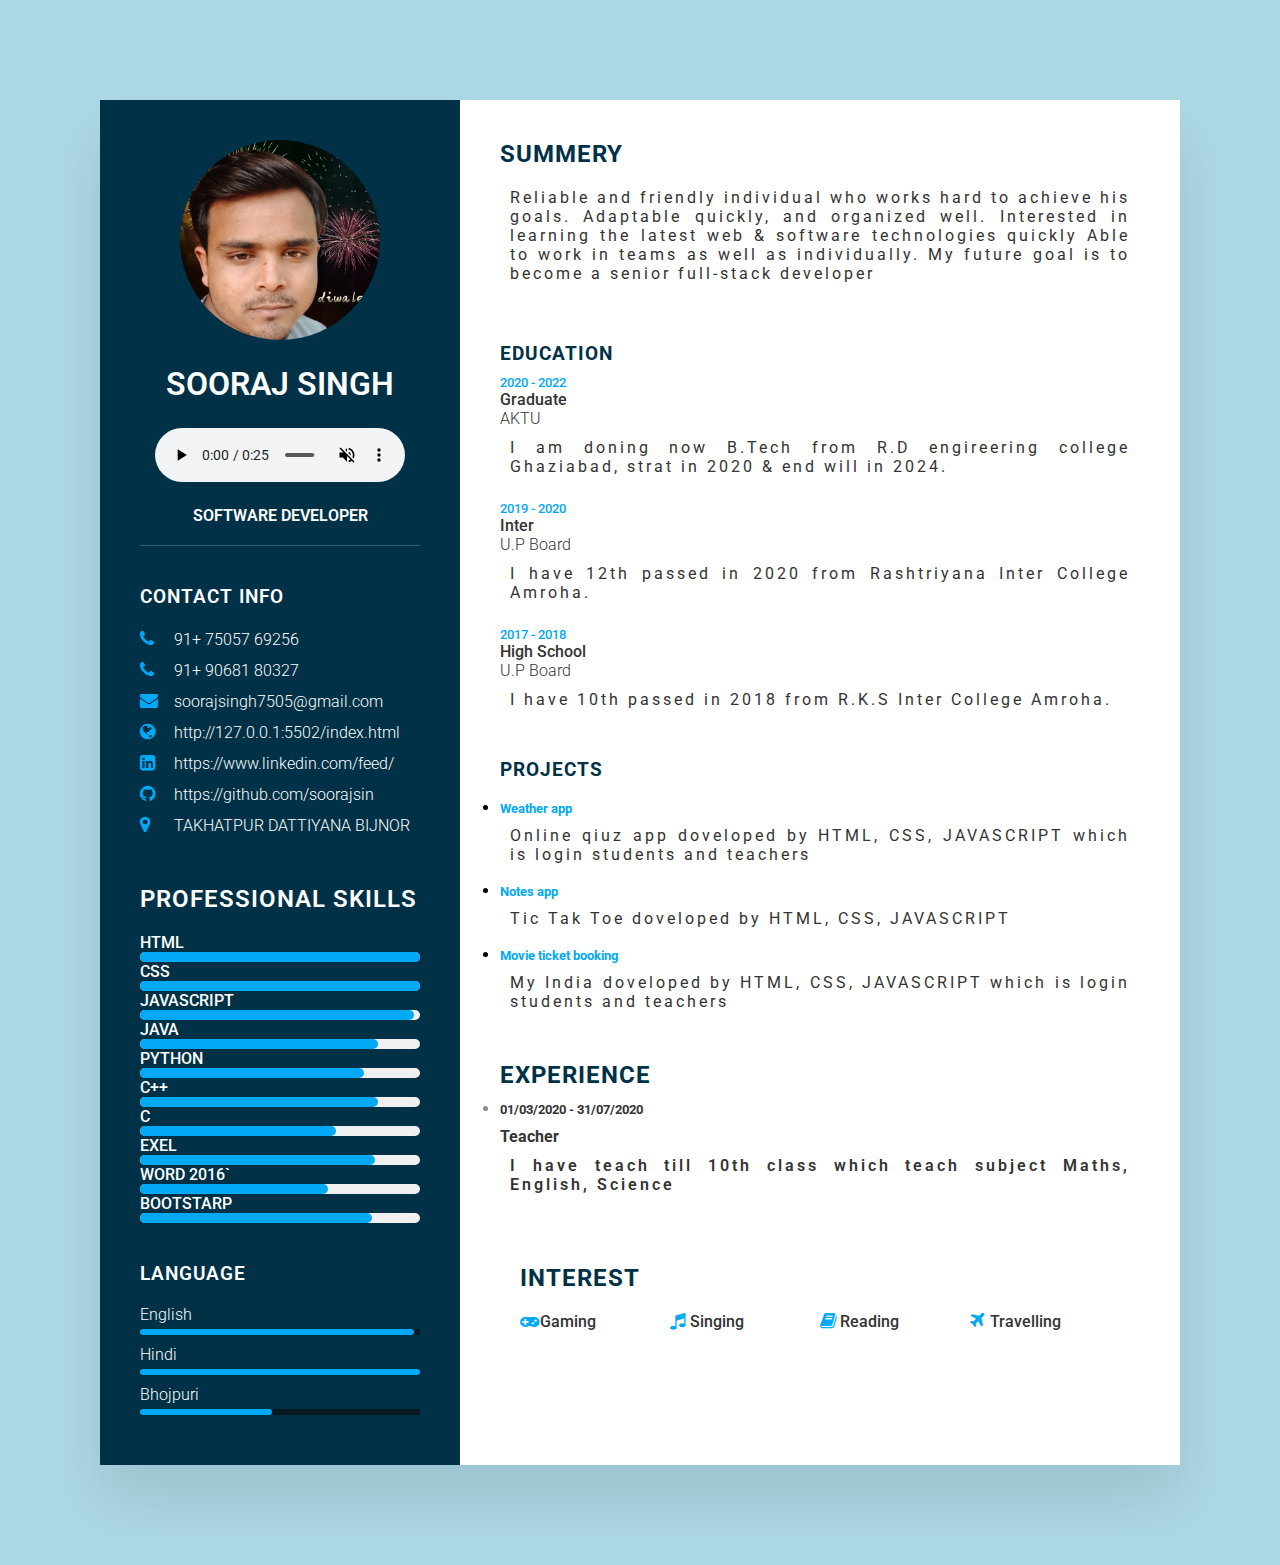
<file: index.html>
<!DOCTYPE html>
<html lang="en">

<head>
  <meta charset="UTF-8">
  <meta http-equiv="X-UA-Compatible" content="IE=edge">
  <meta name="viewport" content="width=device-width, initial-scale=1.0">
  <title>web_resume</title>
  <link rel="icon"
    href="[data-uri]"
    type="image/x-icon">
  <!-- icon link -->
  <link rel="stylesheet" href="https://cdnjs.cloudflare.com/ajax/libs/font-awesome/4.7.0/css/font-awesome.css"
    integrity="sha512-5A8nwdMOWrSz20fDsjczgUidUBR8liPYU+WymTZP1lmY9G6Oc7HlZv156XqnsgNUzTyMefFTcsFH/tnJE/+xBg=="
    crossorigin="anonymous" referrerpolicy="no-referrer" />
  <link rel="stylesheet" href="final.css">
  <!-- google.fonts -->
  <link rel="preconnect" href="https://fonts.googleapis.com">
  <link rel="preconnect" href="https://fonts.gstatic.com" crossorigin>
  <link href="https://fonts.googleapis.com/css2?family=Roboto&display=swap" rel="stylesheet">

</head>

<body onload="myFunction()">
  <!-- loading page -->
  <div id="loading"></div>


  <!-- main class -->
  <div class="container">
    <!-- first sub class -->
    <div class="left_side">
      <div class="profiletext">
        <div class="imgbx">
          <img src="simple photo sooraj.jpg" alt="Avatar" style="width:200px">
        </div>
        <h2 class="animate__heartBeat">SOORAJ SINGH</h2>
        <div class="audio">
          <audio controls muted preload="auto" style="width:250px" controlslist="nodownload">
            <source src="audio2.m4a" type="audio/mp3">
          </audio>
        </div>
        <span1>software developer</span1>
      </div>
      <!-- contact info -->
      <div class="contactInfo">
        <h3 class="title1">Contact Info</h3>
        <ul>
          <li>
            <span class="icon"><i class="fa fa-phone" aria-hidden="true"></i></span>
            <span class="text">91+ 75057 69256</span>
          </li>
          <li>
            <span class="icon"><i class="fa fa-phone" aria-hidden="true"></i></span>
            <span class="text">91+ 90681 80327</span>
          </li>
          <li>
            <span class="icon"><i class="fa fa-envelope" aria-hidden="true"></i></span>
            <span class="text">soorajsingh7505@gmail.com</span>

          </li>
          <li>
            <span class="icon"><i class="fa fa-globe" aria-hidden="true"></i></span>
            <span class="text">http://127.0.0.1:5502/index.html</span>
          </li>
          <li>
            <span class="icon"><i class="fa fa-linkedin-square" aria-hidden="true"></i></span>
            <span class="text">https://www.linkedin.com/feed/</span>
          </li>
          <li>
            <span class="icon"><i class="fa fa-github" aria-hidden="true"></i></span>
            <span class="text">https://github.com/soorajsin</span>
          </li>
          <li>
            <span class="icon"><i class="fa fa-map-marker" aria-hidden="true"></i></span>
            <span class="text">TAKHATPUR DATTIYANA BIJNOR</span>
          </li>
        </ul>
      </div>
      <!-- skills part -->
      <div class="skills">
        <h2 class="title1">Professional skills</h2>
        <div class="box">
          <h4>HTML</h4>
          <div class="percent">
            <div style="width: 100%;"></div>
          </div>
          <div class="box">
            <h4>CSS</h4>
            <div class="percent">
              <div style="width: 100%;"></div>
            </div>
          </div>
          <div class="box">
            <h4>JAVASCRIPT</h4>
            <div class="percent">
              <div style="width: 98%;"></div>
            </div>
          </div>
          <div class="box">
            <h4>JAVA</h4>
            <div class="percent">
              <div style="width: 85%;"></div>
            </div>
          </div>
          <div class="box">
            <h4>PYTHON</h4>
            <div class="percent">
              <div style="width: 80%;"></div>
            </div>
          </div>
          <div class="box">
            <h4>C++</h4>
            <div class="percent">
              <div style="width: 85%;"></div>
            </div>
          </div>
          <div class="box">
            <h4>C</h4>
            <div class="percent">
              <div style="width: 70%;"></div>
            </div>
          </div>
          <div class="box">
            <h4>EXEL</h4>
            <div class="percent">
              <div style="width: 84%;"></div>
            </div>
          </div>
          <div class="box">
            <h4>WORD 2016`</h4>
            <div class="percent">
              <div style="width: 67%;"></div>
            </div>
          </div>
          <div class="box">
            <h4>BootStarp</h4>
            <div class="percent">
              <div style="width: 83%;"></div>
            </div>
          </div>

        </div>
      </div>
      <!-- language part -->
      <div class="contactInfo language">
        <h3 class="title1">Language</h3>
        <ul>
          <li>
            <span class="text">English</span>
            <span class="percent">
              <div style="width: 98%"></div>
            </span>
          </li>
          <li>
            <span class="text">Hindi</span>
            <span class="percent">
              <div style="width: 100%"></div>
            </span>
          </li>
          <li>
            <span class="text">Bhojpuri</span>
            <span class="percent">
              <div style="width: 47%"></div>
            </span>
          </li>
        </ul>
      </div>
    </div>
    <!-- second sub class -->
    <div class="right_side">
      <div class="summery">
        <h2 class="title2">Summery</h2>
        <p> Reliable and friendly individual who works hard to achieve his goals.
          Adaptable quickly, and organized well. Interested in learning the latest web & software technologies quickly
          Able to work in teams as well as individually. My future goal is to become a senior full-stack developer</p>
      </div>
      <div class="education">
        <h3 class="title2">Education</h3>
        <ul>
          <li>
            <h5>2020 - 2022</h5>
            <h4>Graduate</h4>
            <h4>AKTU</h4>
            <p>I am doning now B.Tech from R.D engireering college Ghaziabad, strat in 2020 & end will in 2024.</p>
          </li>
          <li>
            <h5>2019 - 2020</h5>
            <h4>Inter</h4>
            <h4>U.P Board</h4>
            <p>I have 12th passed in 2020 from Rashtriyana Inter College Amroha.</p>

          </li>
          <li>
            <h5>2017 - 2018</h5>
            <h4>High School</h4>
            <h4>U.P Board</h4>
            <p>I have 10th passed in 2018 from R.K.S Inter College Amroha.</p>
          </li>
        </ul>
      </div>
      <div class="project">
        <h3 class="title2">Projects</h3>
        <ul>
          <li>
            <h5>Weather app</h5>
            <P>Online qiuz app doveloped by HTML, CSS, JAVASCRIPT which is login students and teachers</P>
          </li>

          <li>
            <h5>Notes app</h5>
            <P>Tic Tak Toe doveloped by HTML, CSS, JAVASCRIPT </P>
          </li>
          <li>
            <h5>Movie ticket booking</h5>
            <P>My India doveloped by HTML, CSS, JAVASCRIPT which is login students and teachers</P>
          </li>
        </ul>
      </div>
      <!-- Experience -->
      <div class="experience">
        <h2 class="title2">Experience</h2>
        <ul>
          <li>
            <h5>01/03/2020 - 31/07/2020</h5>
            <h4>Teacher</h4>
            <p>I have teach till 10th class which teach subject Maths, English, Science</p>
          </li>
        </ul>

      </div>
      <!-- interest part -->
      <div class="interest">
        <h2 class="title2">Interest</h2>
        <ul>
          <li><i class="fa fa-gamepad" aria-hidden="true"></i>Gaming</li>
          <li><i class="fa fa-music" aria-hidden="true"></i>Singing</li>
          <li><i class="fa fa-book" aria-hidden="true"></i>Reading</li>
          <li><i class="fa fa-plane" aria-hidden="true"></i>Travelling</li>
        </ul>
      </div>
    </div>
  </div>


  <script>
    // loading page
    var preloader = document.getElementById('loading');

    function myFunction() {
      preloader.style.display = 'none';
    }
  </script>

</body>

</html>
</file>
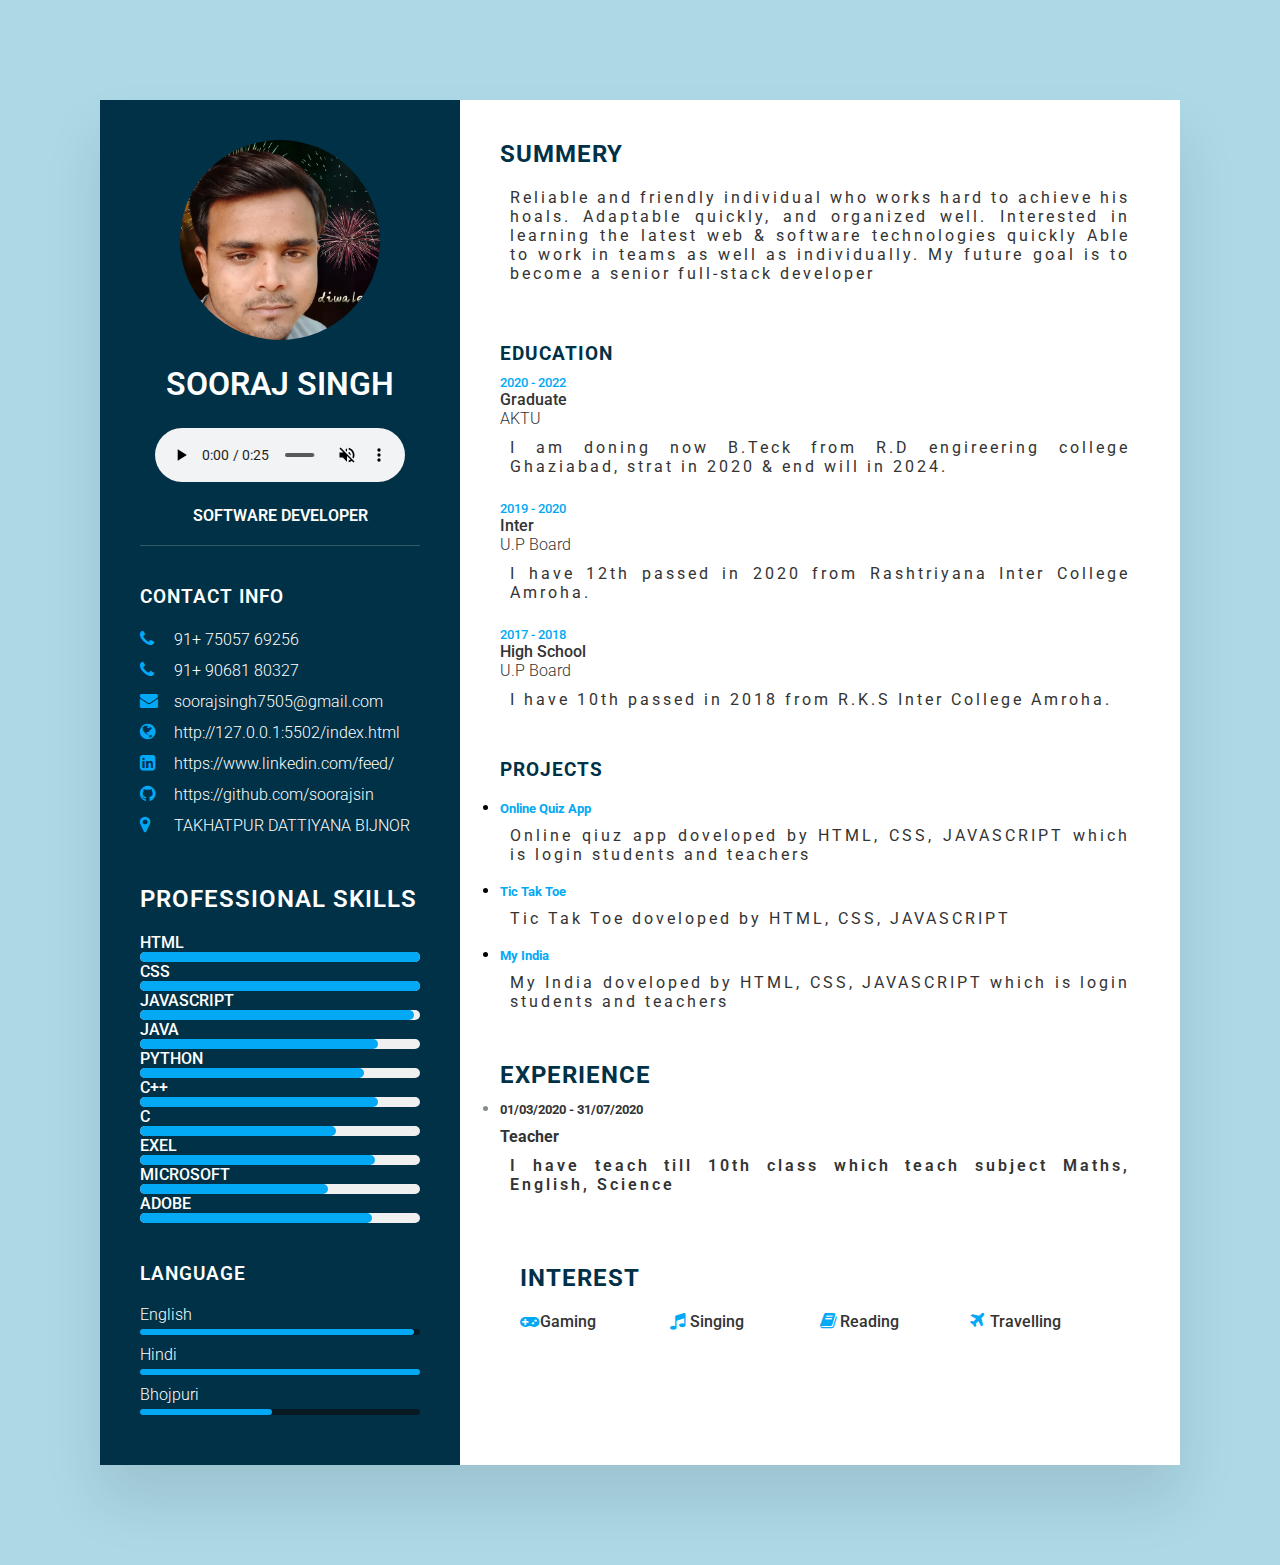
<file: final.html>
<!DOCTYPE html>
<html lang="en">
<head>
          <meta charset="UTF-8">
          <meta http-equiv="X-UA-Compatible" content="IE=edge">
          <meta name="viewport" content="width=device-width, initial-scale=1.0">
          <title>web_resume</title>
          <!-- icon link -->
          <link rel="stylesheet" href="https://cdnjs.cloudflare.com/ajax/libs/font-awesome/4.7.0/css/font-awesome.css" integrity="sha512-5A8nwdMOWrSz20fDsjczgUidUBR8liPYU+WymTZP1lmY9G6Oc7HlZv156XqnsgNUzTyMefFTcsFH/tnJE/+xBg==" crossorigin="anonymous" referrerpolicy="no-referrer" />
          <link rel="stylesheet" href="final.css">
          <!-- google.fonts -->
          <link rel="preconnect" href="https://fonts.googleapis.com"><link rel="preconnect" href="https://fonts.gstatic.com" crossorigin><link href="https://fonts.googleapis.com/css2?family=Roboto&display=swap" rel="stylesheet">

</head>
<body>
          <!-- main class -->
          <div class="container">
                    <!-- first sub class -->
                    <div class="left_side">
                              <div class="profiletext">
                                        <div class="imgbx">
                                                  <img src="simple photo sooraj.jpg" alt="Avatar" style="width:200px">
                                        </div>
                                        <h2  class="animate__heartBeat">SOORAJ SINGH</h2>
                                        <div class="audio">
                                            <audio controls muted preload="auto"  style="width:250px" controlslist="nodownload">
                                              <source src="audio2.m4a" type="audio/mp3">
                                            </audio>
                                        </div>
                                        <span1>software developer</span1> 
                              </div>
                              <!-- contact info -->
                              <div class="contactInfo">
                                        <h3 class="title1">Contact Info</h3>
                                        <ul>
                                                  <li>
                                                            <span class="icon"><i class="fa fa-phone" aria-hidden="true"></i></span>
                                                            <span class="text">91+ 75057 69256</span>
                                                  </li>
                                                  <li>
                                                            <span class="icon"><i class="fa fa-phone" aria-hidden="true"></i></span>
                                                            <span class="text">91+ 90681 80327</span>
                                                  </li>
                                                  <li>
                                                            <span class="icon"><i class="fa fa-envelope" aria-hidden="true"></i></span>
                                                            <span class="text">soorajsingh7505@gmail.com</span>
                                                          
                                                  </li>
                                                  <li>
                                                            <span class="icon"><i class="fa fa-globe" aria-hidden="true"></i></span>
                                                            <span class="text">http://127.0.0.1:5502/index.html</span>                                                            
                                                  </li>
                                                  <li>
                                                            <span class="icon"><i class="fa fa-linkedin-square" aria-hidden="true"></i></span>
                                                            <span class="text">https://www.linkedin.com/feed/</span>                                                                                                                     
                                                  </li>
                                                  <li>
                                                            <span class="icon"><i class="fa fa-github" aria-hidden="true"></i></span>
                                                            <span class="text">https://github.com/soorajsin</span>
                                                  </li>
                                                  <li>
                                                            <span class="icon"><i class="fa fa-map-marker" aria-hidden="true"></i></span>
                                                            <span class="text">TAKHATPUR DATTIYANA BIJNOR</span>
                                                  </li>
                                        </ul>
                              </div>
                              <!-- skills part -->
                              <div class="skills">
                                        <h2 class="title1">Professional skills</h2>
                                        <div class="box">
                                                  <h4>HTML</h4>
                                                  <div class="percent">
                                                        <div style="width: 100%;"></div>
                                         </div>
                                         <div class="box">
                                                  <h4>CSS</h4>
                                                  <div class="percent">
                                                        <div style="width: 100%;"></div>
                                                  </div>
                                        </div>
                                        <div class="box">
                                                  <h4>JAVASCRIPT</h4>
                                                  <div class="percent">
                                                    <div style="width: 98%;"></div>
                                                  </div>
                                        </div>
                                        <div class="box">
                                                  <h4>JAVA</h4>
                                                  <div class="percent">
                                                    <div style="width: 85%;"></div>
                                                  </div>
                                        </div>
                                        <div class="box">
                                                  <h4>PYTHON</h4>
                                                  <div class="percent">
                                                    <div style="width: 80%;"></div>
                                                  </div>
                                        </div>
                                        <div class="box">
                                                  <h4>C++</h4>
                                                  <div class="percent">
                                                    <div style="width: 85%;"></div>
                                                  </div>
                                        </div>
                                        <div class="box">
                                                  <h4>C</h4>
                                                  <div class="percent">
                                                    <div style="width: 70%;"></div>
                                                  </div>
                                        </div>
                                        <div class="box">
                                                  <h4>EXEL</h4>
                                                  <div class="percent">
                                                    <div style="width: 84%;"></div>
                                                  </div>
                                        </div>
                                        <div class="box">
                                                  <h4>MICROSOFT</h4>
                                                  <div class="percent">
                                                    <div style="width: 67%;"></div>
                                                  </div>
                                        </div>
                                        <div class="box">
                                                  <h4>Adobe</h4>
                                                  <div class="percent">
                                                    <div style="width: 83%;"></div>
                                                  </div>
                                        </div>

                                        </div>
                              </div>
                              <!-- language part -->
                              <div class="contactInfo language">
                                        <h3 class="title1">Language</h3>
                                        <ul>
                                                  <li>
                                                    <span class="text">English</span>
                                                    <span class="percent">
                                                      <div style="width: 98%"></div>
                                                    </span>
                                                  </li>
                                                  <li>
                                                    <span class="text">Hindi</span>
                                                    <span class="percent">
                                                      <div style="width: 100%"></div>
                                                    </span>
                                                  </li>
                                                  <li>
                                                    <span class="text">Bhojpuri</span>
                                                    <span class="percent">
                                                      <div style="width: 47%"></div>
                                                    </span>
                                                  </li>
                                        </ul>
                              </div>
                    </div>
                    <!-- second sub class -->
                    <div class="right_side">
                              <div class="summery">
                                        <h2 class="title2">Summery</h2>
                                        <p> Reliable and friendly individual who works hard to achieve his hoals.
                                        Adaptable quickly, and organized well. Interested in learning the latest web & software technologies quickly
                                        Able to work in teams as well as individually. My future goal is to become a senior full-stack developer</p>
                              </div>
                              <div class="education">
                                       <h3 class="title2">Education</h3>
                                            <ul>
                                                  <li>
                                                           <h5>2020 - 2022</h5>
                                                           <h4>Graduate</h4>
                                                           <h4>AKTU</h4>
                                                           <p>I am doning now B.Teck from R.D engireering college Ghaziabad, strat in 2020 & end will in 2024.</p>
                                                  </li>
                                                  <li>
                                                           <h5>2019 - 2020</h5>
                                                           <h4>Inter</h4>
                                                           <h4>U.P Board</h4>
                                                           <p>I have 12th passed in 2020 from Rashtriyana Inter College Amroha.</p>

                                                  </li>
                                                  <li>
                                                           <h5>2017 - 2018</h5>
                                                           <h4>High School</h4>
                                                           <h4>U.P Board</h4>
                                                           <p>I have 10th passed in 2018 from R.K.S Inter College Amroha.</p>
                                                  </li>
                                              </ul>
                              </div>
                              <div class="project">
                                        <h3 class="title2">Projects</h3>
                                             <ul>
                                                 <li>
                                                         <h5>Online Quiz App</h5>
                                                         <P>Online qiuz app doveloped by HTML, CSS, JAVASCRIPT which is login students and teachers</P>
                                                 </li>
                                                 <li>
                                                         <h5>Tic Tak Toe</h5>
                                                         <P>Tic Tak Toe doveloped by HTML, CSS, JAVASCRIPT </P>
                                                 </li>
                                                 <li>
                                                         <h5>My India</h5>
                                                         <P>My India doveloped by HTML, CSS, JAVASCRIPT which is login students and teachers</P>
                                                 </li>
                                             </ul>
                              </div>
                              <!-- Experience -->
                              <div class="experience">
                                        <h2 class="title2">Experience</h2>
                                        <ul>
                                            <li>
                                                   <h5>01/03/2020 - 31/07/2020</h5>
                                                   <h4>Teacher</h4>
                                                   <p>I have teach till 10th class which teach subject Maths, English, Science</p>
                                           </li>
                                      </ul>
             
                              </div>
                              <!-- interest part -->
                              <div class="interest">
                                            <h2 class="title2">Interest</h2>
                                            <ul>
                                                     <li><i class="fa fa-gamepad" aria-hidden="true"></i>Gaming</li>
                                                     <li><i class="fa fa-music" aria-hidden="true"></i>Singing</li>
                                                     <li><i class="fa fa-book" aria-hidden="true"></i>Reading</li>
                                                     <li><i class="fa fa-plane" aria-hidden="true"></i>Travelling</li>
                                            </ul>
                              </div>
                    </div>
          </div>
          
</body>
</html>
</file>
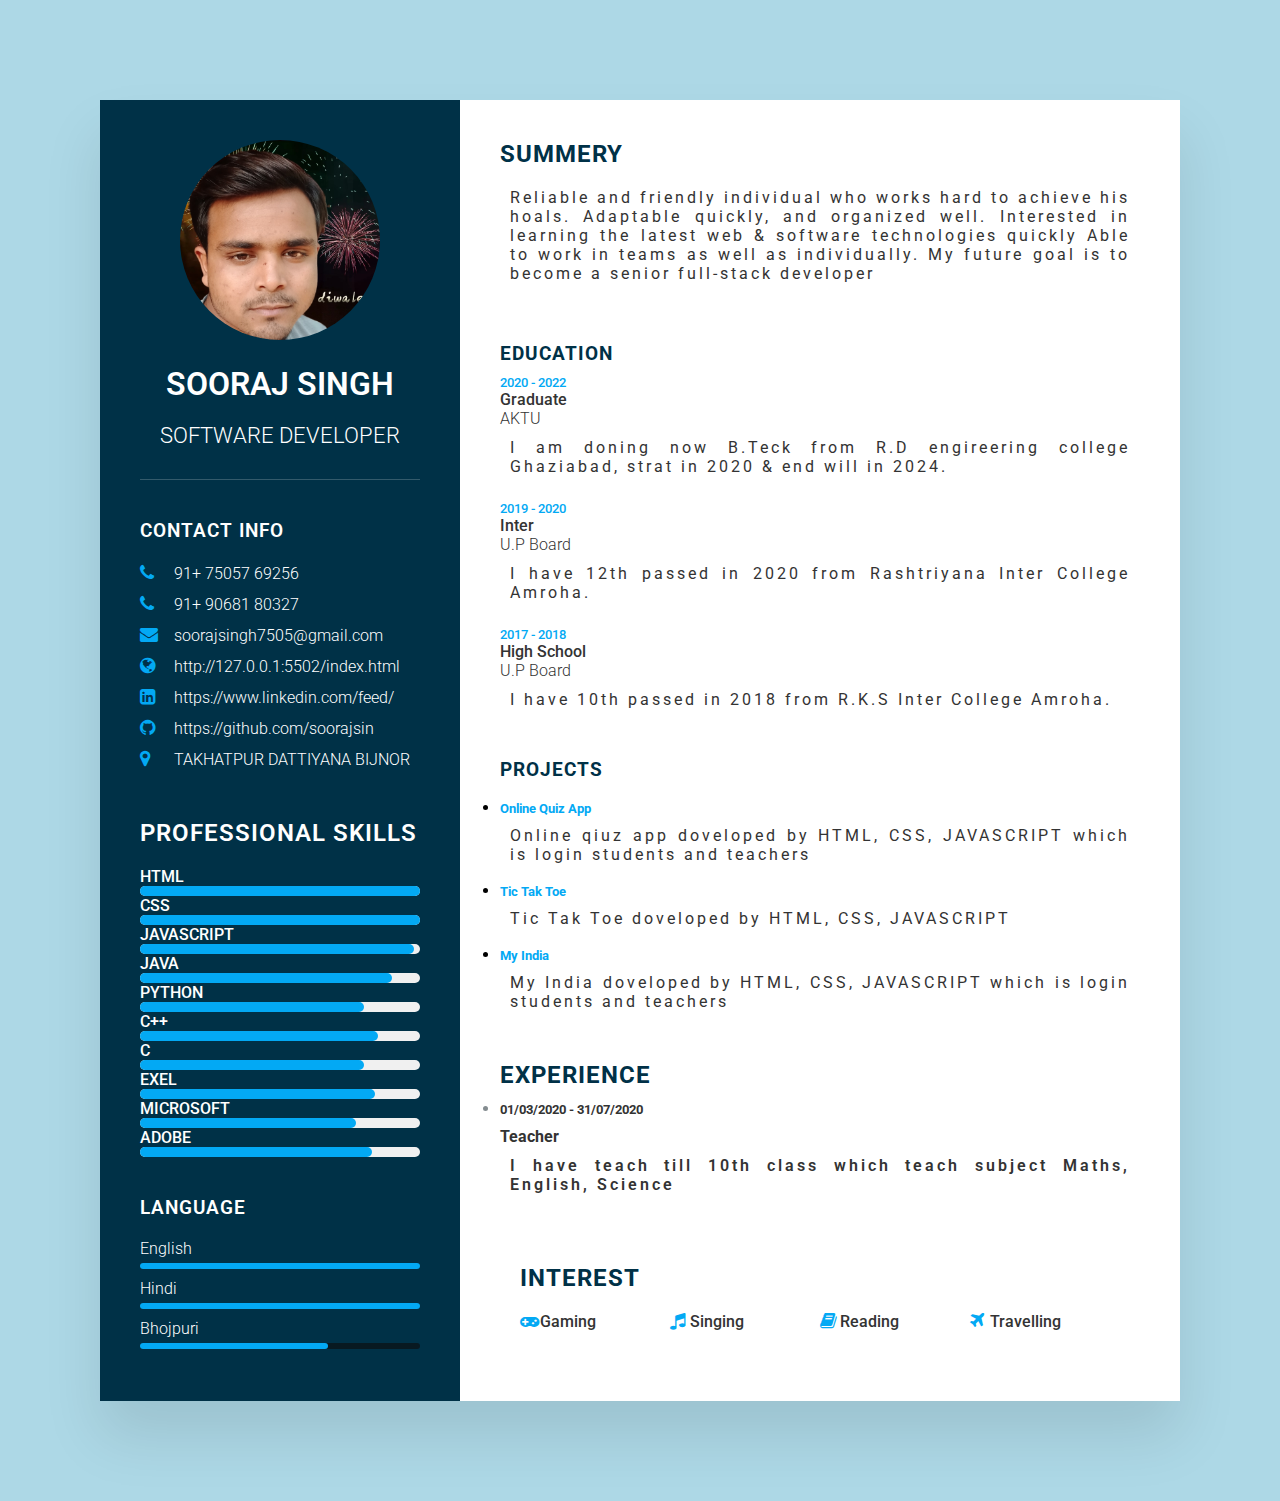
<file: index.html.html>
<!DOCTYPE html>
<html lang="en">
<head>
          <meta charset="UTF-8">
          <meta http-equiv="X-UA-Compatible" content="IE=edge">
          <meta name="viewport" content="width=device-width, initial-scale=1.0">
          <title>web_resume</title>
          <!-- icon link -->
          <link rel="stylesheet" href="https://cdnjs.cloudflare.com/ajax/libs/font-awesome/4.7.0/css/font-awesome.css" integrity="sha512-5A8nwdMOWrSz20fDsjczgUidUBR8liPYU+WymTZP1lmY9G6Oc7HlZv156XqnsgNUzTyMefFTcsFH/tnJE/+xBg==" crossorigin="anonymous" referrerpolicy="no-referrer" />
          <link rel="stylesheet" href="final.css">
          <!-- google.fonts -->
          <link rel="preconnect" href="https://fonts.googleapis.com"><link rel="preconnect" href="https://fonts.gstatic.com" crossorigin><link href="https://fonts.googleapis.com/css2?family=Roboto&display=swap" rel="stylesheet">

</head>
<body>
          <!-- main class -->
          <div class="container">
                    <!-- first sub class -->
                    <div class="left_side">
                              <div class="profiletext">
                                        <div class="imgbx">
                                                  <img src="simple photo sooraj.jpg" alt="Avatar" style="width:200px">
                                        </div>
                                        <h2>SOORAJ SINGH   <span>software developer</span></h2>
                              </div>
                              <!-- contact info -->
                              <div class="contactInfo">
                                        <h3 class="title1">Contact Info</h3>
                                        <ul>
                                                  <li>
                                                            <span class="icon"><i class="fa fa-phone" aria-hidden="true"></i></span>
                                                            <span class="text">91+ 75057 69256</span>
                                                  </li>
                                                  <li>
                                                            <span class="icon"><i class="fa fa-phone" aria-hidden="true"></i></span>
                                                            <span class="text">91+ 90681 80327</span>
                                                  </li>
                                                  <li>
                                                            <span class="icon"><i class="fa fa-envelope" aria-hidden="true"></i></span>
                                                            <span class="text">soorajsingh7505@gmail.com</span>
                                                  </li>
                                                  <li>
                                                            <span class="icon"><i class="fa fa-globe" aria-hidden="true"></i></span>
                                                            <span class="text">http://127.0.0.1:5502/index.html</span>
                                                  </li>
                                                  <li>
                                                            <span class="icon"><i class="fa fa-linkedin-square" aria-hidden="true"></i></span>
                                                            <span class="text">https://www.linkedin.com/feed/</span>
                                                  </li>
                                                  <li>
                                                            <span class="icon"><i class="fa fa-github" aria-hidden="true"></i></span>
                                                            <span class="text">https://github.com/soorajsin</span>
                                                  </li>
                                                  <li>
                                                            <span class="icon"><i class="fa fa-map-marker" aria-hidden="true"></i></span>
                                                            <span class="text">TAKHATPUR DATTIYANA BIJNOR</span>
                                                  </li>
                                        </ul>
                              </div>
                              <!-- skills part -->
                              <div class="skills">
                                        <h2 class="title1">Professional skills</h2>
                                        <div class="box">
                                                  <h4>HTML</h4>
                                                  <div class="percent">
                                                        <div style="width: 100%;"></div>
                                         </div>
                                         <div class="box">
                                                  <h4>CSS</h4>
                                                  <div class="percent">
                                                        <div style="width: 100%;"></div>
                                                  </div>
                                        </div>
                                        <div class="box">
                                                  <h4>JAVASCRIPT</h4>
                                                  <div class="percent">
                                                    <div style="width: 98%;"></div>
                                                  </div>
                                        </div>
                                        <div class="box">
                                                  <h4>JAVA</h4>
                                                  <div class="percent">
                                                    <div style="width: 90%;"></div>
                                                  </div>
                                        </div>
                                        <div class="box">
                                                  <h4>PYTHON</h4>
                                                  <div class="percent">
                                                    <div style="width: 80%;"></div>
                                                  </div>
                                        </div>
                                        <div class="box">
                                                  <h4>C++</h4>
                                                  <div class="percent">
                                                    <div style="width: 85%;"></div>
                                                  </div>
                                        </div>
                                        <div class="box">
                                                  <h4>C</h4>
                                                  <div class="percent">
                                                    <div style="width: 80%;"></div>
                                                  </div>
                                        </div>
                                        <div class="box">
                                                  <h4>EXEL</h4>
                                                  <div class="percent">
                                                    <div style="width: 84%;"></div>
                                                  </div>
                                        </div>
                                        <div class="box">
                                                  <h4>MICROSOFT</h4>
                                                  <div class="percent">
                                                    <div style="width: 77%;"></div>
                                                  </div>
                                        </div>
                                        <div class="box">
                                                  <h4>Adobe</h4>
                                                  <div class="percent">
                                                    <div style="width: 83%;"></div>
                                                  </div>
                                        </div>

                                        </div>
                              </div>
                              <!-- language part -->
                              <div class="contactInfo language">
                                        <h3 class="title1">Language</h3>
                                        <ul>
                                                  <li>
                                                    <span class="text">English</span>
                                                    <span class="percent">
                                                      <div style="width: 100%"></div>
                                                    </span>
                                                  </li>
                                                  <li>
                                                    <span class="text">Hindi</span>
                                                    <span class="percent">
                                                      <div style="width: 100%"></div>
                                                    </span>
                                                  </li>
                                                  <li>
                                                    <span class="text">Bhojpuri</span>
                                                    <span class="percent">
                                                      <div style="width: 67%"></div>
                                                    </span>
                                                  </li>
                                        </ul>
                              </div>
                    </div>
                    <!-- second sub class -->
                    <div class="right_side">
                              <div class="summery">
                                        <h2 class="title2">Summery</h2>
                                        <p> Reliable and friendly individual who works hard to achieve his hoals.
                                        Adaptable quickly, and organized well. Interested in learning the latest web & software technologies quickly
                                        Able to work in teams as well as individually. My future goal is to become a senior full-stack developer</p>
                              </div>
                              <div class="education">
                                       <h3 class="title2">Education</h3>
                                            <ul>
                                                  <li>
                                                           <h5>2020 - 2022</h5>
                                                           <h4>Graduate</h4>
                                                           <h4>AKTU</h4>
                                                           <p>I am doning now B.Teck from R.D engireering college Ghaziabad, strat in 2020 & end will in 2024.</p>
                                                  </li>
                                                  <li>
                                                           <h5>2019 - 2020</h5>
                                                           <h4>Inter</h4>
                                                           <h4>U.P Board</h4>
                                                           <p>I have 12th passed in 2020 from Rashtriyana Inter College Amroha.</p>

                                                  </li>
                                                  <li>
                                                           <h5>2017 - 2018</h5>
                                                           <h4>High School</h4>
                                                           <h4>U.P Board</h4>
                                                           <p>I have 10th passed in 2018 from R.K.S Inter College Amroha.</p>
                                                  </li>
                                              </ul>
                              </div>
                              <div class="project">
                                        <h3 class="title2">Projects</h3>
                                             <ul>
                                                 <li>
                                                         <h5>Online Quiz App</h5>
                                                         <P>Online qiuz app doveloped by HTML, CSS, JAVASCRIPT which is login students and teachers</P>
                                                 </li>
                                                 <li>
                                                         <h5>Tic Tak Toe</h5>
                                                         <P>Tic Tak Toe doveloped by HTML, CSS, JAVASCRIPT </P>
                                                 </li>
                                                 <li>
                                                         <h5>My India</h5>
                                                         <P>My India doveloped by HTML, CSS, JAVASCRIPT which is login students and teachers</P>
                                                 </li>
                                             </ul>
                              </div>
                              <!-- Experience -->
                              <div class="experience">
                                        <h2 class="title2">Experience</h2>
                                        <ul>
                                            <li>
                                                   <h5>01/03/2020 - 31/07/2020</h5>
                                                   <h4>Teacher</h4>
                                                   <p>I have teach till 10th class which teach subject Maths, English, Science</p>
                                           </li>
                                      </ul>
             
                              </div>
                              <!-- interest part -->
                              <div class="interest">
                                            <h2 class="title2">Interest</h2>
                                            <ul>
                                                     <li><i class="fa fa-gamepad" aria-hidden="true"></i>Gaming</li>
                                                     <li><i class="fa fa-music" aria-hidden="true"></i>Singing</li>
                                                     <li><i class="fa fa-book" aria-hidden="true"></i>Reading</li>
                                                     <li><i class="fa fa-plane" aria-hidden="true"></i>Travelling</li>
                                            </ul>
                              </div>
                    </div>
          </div>
          
</body>
</html>
</file>
<file: final.css>
* {
  margin: 0;
  padding: 0;
  box-sizing: border-box;
  font-family: 'Roboto', sans-serif;
}

#loading {
  position: fixed;
  top: 0;
  width: 100%;
  height: 100%;
  background: #fff url('image/1494.gif') no-repeat center;
  z-index: 9999;
}

body {
  background: lightblue;
  display: flex;
  justify-content: center;
  align-items: center;
  min-height: 150vh;
}

@media only screen and (max-width: 600px) {
  body {
    background-color: lightblue;
    display: flex;
    justify-content: center;
    align-items: center;
  }
}

.container {
  position: relative;
  width: 100%;
  min-width: 1000px;
  min-height: 1200px;
  margin: 100px;
  background: #fff;
  display: grid;
  grid-template-columns: 1fr 2fr;
  box-shadow: 0 35px 55px rgba(0, 0, 0, .1);
}

@media only screen and (max-width:600px) {
  .container {
    margin: 0;
    padding: 0;
    grid-template-columns: repeat(1, 1fr);
  }
}

.container .left_side {
  position: relative;
  background: #003147;
  padding: 40px;
}

@media only screen and (max-width: 600px) {
  .container .left_side {
    position: relative;
    background: #003147;
    padding: 40px;
  }
}

.profiletext {
  position: relative;
  display: flex;
  flex-direction: column;
  align-items: center;
  padding-bottom: 20px;
  border-bottom: 1px solid rgba(255, 255, 255, .2);
}

@media only screen and (max-width: 600px) {
  .profiletext {
    position: relative;
    display: flex;
    flex-direction: column;
    align-items: center;
    padding-bottom: 20px;
    border-bottom: 1px solid rgba(255, 255, 255, .2);
  }
}

.profiletext .imgbx {
  border-radius: 100%;
  overflow: hidden;
  width: 200px;
  height: 200px;

}

@media only screen and (max-width: 600px) {
  .profiletext .imgbx {
    border-radius: 100%;
    overflow: hidden;
    width: 200px;
    height: 200px;
  }
}

.profiletext h2 {
  color: #fff;
  font-size: 2em;
  margin-top: 20px;
  text-transform: uppercase;
  text-align: center;
  font-weight: 600;
  line-height: 1.5em;
  cursor: pointer;
  animation: beat .35s infinite alternate;
}

@keyframes beat {
  to {
    transform: scale(1.07);
  }
}

@media only screen and (max-width: 600px) {
  .profiletext h2 {
    color: #fff;
    font-size: 2em;
    margin-top: 20px;
    text-transform: uppercase;
    text-align: center;
    font-weight: 600;
    line-height: 1.5em;
    cursor: pointer;
  }
}

.profiletext h2:hover {
  color: #03a9f4;
}

@media screen and (max-width:600px) {
  .profiletext h2:hover {
    color: #03a9f4;
  }
}

.profiletext audio {
  position: relative;
  font-size: 2em;
  margin-top: 20px;
  text-align: center;
  font-weight: 600;
  cursor: pointer;
}

@media only screen and (max-width: 600px) {
  .profiletext audio {
    position: relative;
    font-size: 2em;
    margin-top: 20px;
    text-align: center;
    font-weight: 600;
    cursor: pointer;
  }
}

.profiletext audio:hover {
  color: #03a9f4;
}

.profiletext span1 {
  color: #fff;
  font-size: 2em;
  margin-top: 20px;
  text-transform: uppercase;
  text-align: center;
  font-size: .99em;
  font-weight: 600;
}

@media only screen and (max-width: 600px) {
  .profiletext span1 {
    color: #fff;
    font-size: 2em;
    margin-top: 20px;
    text-transform: uppercase;
    text-align: center;
    font-size: .99em;
    font-weight: 600;
  }
}

.profiletext h2 span {
  font-size: .7em;
  font-weight: 300;
}

@media only screen and (max-width: 600px) {
  .profiletext h2 span {
    font-size: .7em;
    font-weight: 300;
  }
}

.contactInfo {
  padding-top: 40px;
}

@media only screen and (max-width: 600px) {
  .contactInfo {
    padding-top: 40px;
  }
}

.title1 {
  color: #fff;
  text-transform: uppercase;
  font-weight: 600;
  letter-spacing: 1px;
  margin-bottom: 20px;
}

@media only screen and (max-width: 600px) {
  .title1 {
    color: #fff;
    text-transform: uppercase;
    font-weight: 600;
    letter-spacing: 1px;
    margin-bottom: 20px;
  }
}

.contactInfo ul {
  position: relative;
}

@media only screen and (max-width: 600px) {
  .contactInfo ul {
    position: relative;
  }
}

.contactInfo ul li {
  position: relative;
  list-style: none;
  margin: 10px 0;
}

@media only screen and (max-width: 600px) {
  .contactInfo ul li {
    position: relative;
    list-style: none;
    margin: 10px 0;
  }
}

.contactInfo ul li .icon {
  display: inline-block;
  width: 30px;
  font-size: 18px;
  color: #03a9f4;
}

@media only screen and (max-width: 600px) {
  .contactInfo ul li .icon {
    display: inline-block;
    width: 40px;
    font-size: 18px;
    color: #03a9f4;
    margin-left: 300px;

  }
}

.contactInfo ul li span {
  color: #fff;
  font-weight: 300;
  cursor: pointer;
}

@media only screen and (max-width: 600px) {
  .contactInfo ul li .text {
    color: #fff;
    font-weight: 300;
    cursor: pointer;
  }
}

@media only screen and (max-width: 600px) {
  .contactInfo ul li span {
    color: #fff;
    font-weight: 300;
    cursor: pointer;
  }
}

.contactInfo ul li span:hover {
  color: #03a9f4;
}

.skills {
  padding-top: 40px;
}

@media only screen and (max-width: 600px) {
  .skills {
    padding-top: 40px;
    margin-left: 300px;
    margin-right: 300px;
    margin-top: 50px;
  }
}

.skills box {
  position: relative;
  width: 100%;
  display: grid;
  grid-template-columns: 150px 1fr;
  justify-content: center;
  align-items: center;
}

@media only screen and (max-width: 600px) {
  .skills box {
    position: relative;
    width: 100%;
    margin-left: 100px;
  }
}

.skills .box h4 {
  text-transform: uppercase;
  color: #fff;
  font-weight: 500;
}

@media only screen and (max-width: 600px) {
  .skills .box h4 {
    text-transform: uppercase;
    color: #fff;
    margin-left: 200px;
    font-weight: 500;
    margin-left: 0;
    margin-top: 5px;
  }
}

.skills .box .percent {
  position: relative;
  width: 100%;
  height: 10px;
  background: #f0f0f0;
  border-radius: 25px;
}

@media only screen and (max-width: 600px) {
  .skills .box .percent {
    position: relative;
    width: 100%;
    height: 10px;
    background: #f0f0f0;
    border-radius: 25px;
  }
}

.skills .box .percent div {
  position: absolute;
  top: 0;
  left: 0;
  height: 100%;
  border-radius: 25px;
  background: #03a9f4;
}

.contactInfo.language {
  border-radius: 25px;
}

@media only screen and (max-width: 600px) {
  .skills .box .percent div {
    position: absolute;
    top: 0;
    left: 0;
    height: 100%;
    border-radius: 25px;
    background: #03a9f4;
  }
}

.contactInfo.language .percent {
  position: relative;
  width: 100%;
  height: 6px;
  background: #081921;
  display: block;
  margin-top: 5px;
  border-radius: 25px;
}

@media only screen and (max-width: 600px) {
  .contactInfo.language {
    margin-right: 200px;
  }
}

@media only screen and (max-width: 600px) {
  .contactInfo.language h3 {
    margin-left: 300px;
    margin-top: 50px;
    margin-right: 300px;
  }
}

@media only screen and (max-width: 600px) {
  .contactInfo.language .percent {
    position: relative;
    width: 45%;
    height: 6px;
    background: #081921;
    display: block;
    margin-left: 300px;
    margin-right: 300px;
  }
}

@media only screen and (max-width: 600px) {
  .contactInfo.language .text {
    margin-left: 300px;
    margin-right: 300px;
  }
}

.contactInfo.language .percent div {
  position: absolute;
  top: 0;
  left: 0;
  height: 100%;
  background: #03a9f4;
  border-radius: 25px;
}

@media only screen and (max-width: 600px) {
  .contactInfo.language .percent div {
    position: absolute;
    top: 0;
    left: 0;
    height: 100%;
    background: #03a9f4;
  }
}

/* right_side */
.container .right_side {
  position: relative;
  background: #fff;
  padding: 40px;
}

@media only screen and (max-width: 600px) {
  .container .right_side {
    position: relative;
    background: #fff;
    padding: 40px;
  }
}

.summery {
  margin-bottom: 50px;
}

@media only screen and (max-width: 600px) {
  .summery {
    margin-bottom: 50px;
    margin-left: 300px;
    margin-right: 300px;
  }
}

.summery:last-child {
  margin-bottom: 0;
}

@media only screen and (max-width: 600px) {
  .summery:last-child {
    margin-bottom: 0;
  }
}

.title2 {
  color: #003147;

  text-transform: uppercase;
  letter-spacing: 1px;
  margin-bottom: 10px;
}

@media only screen and (max-width: 600px) {
  .title2 {
    color: #003147;

    text-transform: uppercase;
    letter-spacing: 1px;
    margin-bottom: 10px;
  }
}

p {
  color: #333;
  padding: 10px 10px;
  text-indent: 50px 15px;
  text-align: justify;
  letter-spacing: 3px;
}

@media only screen and (max-width: 600px) {
  p {
    color: #333;
    padding: 10px 10px;
    text-indent: 50px 15px;
    text-align: justify;
    letter-spacing: 3px;
  }
}

.education li {
  margin-bottom: 15px;
  /* padding: 20px; */
  list-style: none;
}

@media only screen and (max-width: 600px) {
  .education {
    margin-left: 300px;
    margin-right: 300px;
  }
}

@media only screen and (max-width: 600px) {
  .education li {
    margin-bottom: 15px;
    /* padding: 20px; */
    list-style: none;
  }
}

.education h5 {
  color: #03a9f4;
  font-weight: 500;
}

.education h4:nth-child(2) {
  color: #333;
  font-weight: 500;
}

.education h4 {
  color: #333;
  font-weight: 300
}

.project {
  margin-top: 40px;
  cursor: pointer;
}

@media only screen and (max-width: 600px) {
  .project {
    margin-top: 40px;
    cursor: pointer;
    margin-left: 300px;
    margin-right: 300px;
  }
}

.project li h5 {
  margin-down: 20px;
  list-style: none;
  color: #03a9f4;
  padding: 10px 0 0;
}

.experience {
  color: #003147;
  margin-top: 40px;
  color: #848c90;
  font-weight: 600;
}

@media only screen and (max-width: 600px) {
  .experience {
    color: #003147;
    margin-top: 40px;
    color: #848c90;
    font-weight: 600;
    margin-left: 300px;
    margin-right: 300px;
  }
}

.experience li h5 {
  margin-top: 10px;
  color: #333;
}

.experience li h4 {
  margin-top: 10px;
  color: #333;
}

.interest {
  margin-top: 40px;
  padding: 20px;
}

@media only screen and (max-width: 600px) {
  .interest {
    margin-top: 40px;
    padding: 20px;
    margin-left: 300px;
    margin-right: 300px;
  }
}

.interest ul {
  display: grid;
  grid-template-columns: repeat(4, 1fr);
}

@media only screen and (max-width: 600px) {
  .interest ul {
    display: grid;
    grid-template-columns: repeat(2, 1fr);
  }
}

.interest ul li {
  list-style: none;
  color: #333;
  font-weight: 500;
  margin: 10px 0;
}

.interest ul li .fa {
  color: #03a9f4;
  font-size: 18px;
  width: 20px;
}
</file>
